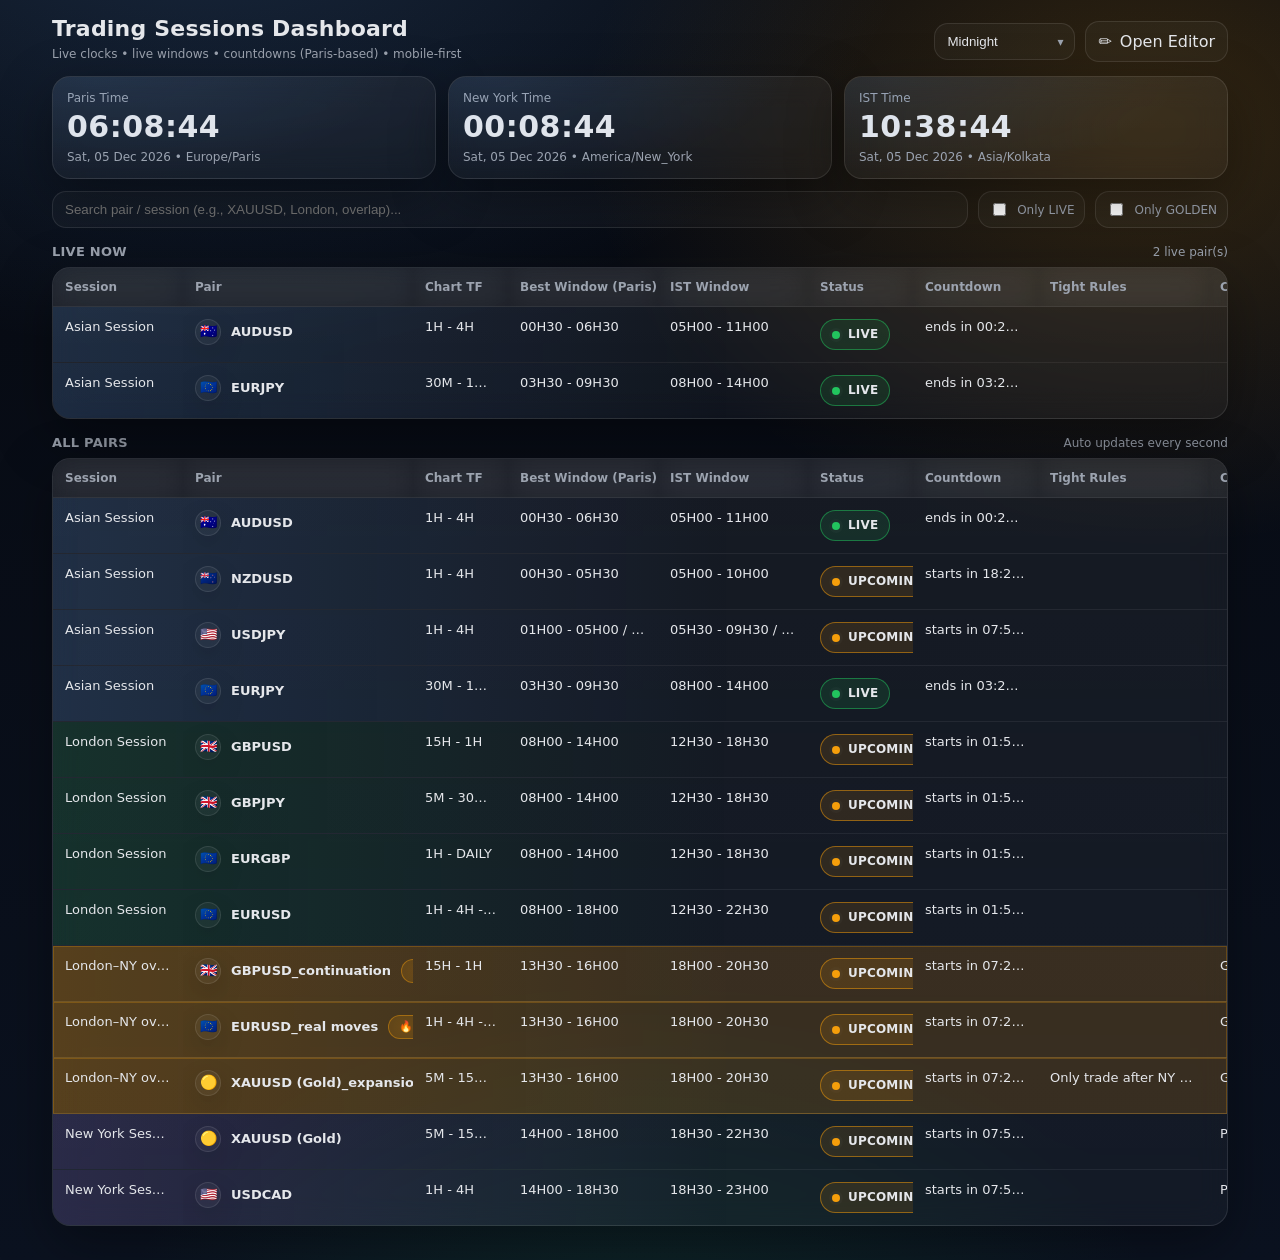
<file: index.html>
<!doctype html>
<html lang="en">
<head>
  <meta charset="utf-8" />
  <meta name="viewport" content="width=device-width,initial-scale=1" />
  <title>Trading Sessions Dashboard</title>

  <style>
    /* =========================
       THEME SYSTEM
       - Theme is applied on <html data-theme="...">
       - Add more themes by extending [data-theme="..."]
       ========================= */
    :root{
      --radius: 18px;
      --radius-sm: 14px;
      --shadow: 0 18px 55px rgba(0,0,0,.35);

      /* layout */
      --maxw: 1200px;
      --gap: 12px;

      /* motion */
      --ease: cubic-bezier(.2,.8,.2,1);
    }

    /* Default theme: midnight */
    html[data-theme="midnight"]{
      --bg0:#070a11;
      --bg1:#0b1220;
      --card: rgba(255,255,255,.055);
      --card2: rgba(255,255,255,.035);
      --line: rgba(255,255,255,.10);

      --text:#e5e7eb;
      --muted:#9ca3af;

      --accent:#60a5fa;
      --ok:#22c55e;
      --warn:#f59e0b;
      --soon:#a78bfa;

      --asia: rgba(96,165,250,.16);
      --london: rgba(34,197,94,.14);
      --overlap: rgba(245,158,11,.16);
      --ny: rgba(167,139,250,.16);

      --gold: rgba(245,158,11,.16);
      --goldText: #ffd28a;
    }

    html[data-theme="slate"]{
      --bg0:#0b1020;
      --bg1:#0e1629;
      --card: rgba(255,255,255,.06);
      --card2: rgba(255,255,255,.04);
      --line: rgba(255,255,255,.12);

      --text:#eef2ff;
      --muted:#aab2c5;

      --accent:#38bdf8;
      --ok:#34d399;
      --warn:#fbbf24;
      --soon:#c4b5fd;

      --asia: rgba(56,189,248,.16);
      --london: rgba(52,211,153,.14);
      --overlap: rgba(251,191,36,.16);
      --ny: rgba(196,181,253,.16);

      --gold: rgba(251,191,36,.16);
      --goldText: #ffe3a8;
    }

    /* Accent-forward palettes (glass stays the same, but all accents adapt) */
    html[data-theme="ocean"]{
      --bg0:#06101a;
      --bg1:#081c2c;
      --card: rgba(255,255,255,.055);
      --card2: rgba(255,255,255,.035);
      --line: rgba(255,255,255,.10);

      --text:#e6f3ff;
      --muted:#a6c2d8;

      --accent:#38bdf8; /* blue */
      --ok:#22c55e;
      --warn:#f59e0b;
      --soon:#60a5fa;

      --asia: rgba(56,189,248,.16);
      --london: rgba(34,197,94,.14);
      --overlap: rgba(245,158,11,.16);
      --ny: rgba(96,165,250,.16);

      --gold: rgba(245,158,11,.16);
      --goldText: #ffe3a8;
    }

    html[data-theme="emerald"]{
      --bg0:#06120c;
      --bg1:#081f16;
      --card: rgba(255,255,255,.055);
      --card2: rgba(255,255,255,.035);
      --line: rgba(255,255,255,.10);

      --text:#e7fff3;
      --muted:#a8d7be;

      --accent:#34d399; /* green */
      --ok:#22c55e;
      --warn:#f59e0b;
      --soon:#86efac;

      --asia: rgba(52,211,153,.16);
      --london: rgba(34,197,94,.14);
      --overlap: rgba(245,158,11,.16);
      --ny: rgba(134,239,172,.14);

      --gold: rgba(245,158,11,.16);
      --goldText: #ffe3a8;
    }

    html[data-theme="royal"]{
      --bg0:#0a0818;
      --bg1:#120b2a;
      --card: rgba(255,255,255,.055);
      --card2: rgba(255,255,255,.035);
      --line: rgba(255,255,255,.10);

      --text:#f0ecff;
      --muted:#c1b6e3;

      --accent:#a78bfa; /* purple */
      --ok:#22c55e;
      --warn:#f59e0b;
      --soon:#c4b5fd;

      --asia: rgba(167,139,250,.16);
      --london: rgba(34,197,94,.14);
      --overlap: rgba(245,158,11,.16);
      --ny: rgba(196,181,253,.16);

      --gold: rgba(245,158,11,.16);
      --goldText: #ffe3a8;
    }

    html[data-theme="ruby"]{
      --bg0:#16070b;
      --bg1:#240a12;
      --card: rgba(255,255,255,.055);
      --card2: rgba(255,255,255,.035);
      --line: rgba(255,255,255,.10);

      --text:#ffe7ef;
      --muted:#e2a9b9;

      --accent:#fb7185; /* red/pink */
      --ok:#22c55e;
      --warn:#f59e0b;
      --soon:#fda4af;

      --asia: rgba(251,113,133,.14);
      --london: rgba(34,197,94,.14);
      --overlap: rgba(245,158,11,.16);
      --ny: rgba(253,164,175,.14);

      --gold: rgba(245,158,11,.16);
      --goldText: #ffe3a8;
    }

    html[data-theme="light"]{
      --bg0:#f7f7fb;
      --bg1:#ffffff;
      --card: rgba(17,24,39,.06);
      --card2: rgba(17,24,39,.04);
      --line: rgba(17,24,39,.12);

      --text:#0b1220;
      --muted:#374151;

      --accent:#2563eb;
      --ok:#16a34a;
      --warn:#d97706;
      --soon:#7c3aed;

      --asia: rgba(37,99,235,.10);
      --london: rgba(22,163,74,.10);
      --overlap: rgba(217,119,6,.10);
      --ny: rgba(124,58,237,.10);

      --gold: rgba(217,119,6,.10);
      --goldText: #7a3b00;
      --shadow: 0 18px 55px rgba(0,0,0,.12);
    }

    /* =========================
       BASE
       ========================= */
    *{box-sizing:border-box}
    body{
      margin:0;
      font-family: system-ui,-apple-system,Segoe UI,Roboto,Arial;
      color:var(--text);
      background:
        radial-gradient(1200px 800px at 16% -10%, color-mix(in srgb, var(--accent) 20%, transparent), transparent 60%),
        radial-gradient(950px 700px at 90% 10%, color-mix(in srgb, var(--warn) 18%, transparent), transparent 60%),
        radial-gradient(900px 650px at 50% 110%, color-mix(in srgb, var(--ok) 12%, transparent), transparent 60%),
        linear-gradient(180deg, var(--bg0), var(--bg1));
      min-height:100vh;
    }

    .wrap{max-width:var(--maxw);margin:0 auto;padding:16px 12px 34px}
    .topbar{display:flex;gap:12px;align-items:flex-end;justify-content:space-between;flex-wrap:wrap}
    h1{margin:0;font-size:22px;letter-spacing:.2px}
    .subtitle{color:var(--muted);font-size:12px;margin-top:6px;line-height:1.25}

    /* Glass utility */
    .glass{
      border:1px solid var(--line);
      background: linear-gradient(180deg, var(--card), var(--card2));
      backdrop-filter: blur(14px);
      -webkit-backdrop-filter: blur(14px);
      box-shadow: var(--shadow);
      border-radius: var(--radius);
    }

    .btn{
      border:1px solid var(--line);
      background: color-mix(in srgb, var(--card) 60%, transparent);
      color:var(--text);
      padding:10px 12px;border-radius:14px;
      cursor:pointer;
      transition: transform .12s var(--ease), background .12s var(--ease), border-color .12s var(--ease);
      text-decoration:none;
      display:inline-flex;gap:8px;align-items:center;
    }
    .btn:hover{background: color-mix(in srgb, var(--card) 80%, transparent); transform: translateY(-1px);}
    .btn:active{transform: translateY(0px);}

    .ctrls{display:flex;gap:10px;align-items:center;flex-wrap:wrap}
    .select{
      appearance:none;
      border:1px solid var(--line);
      background: color-mix(in srgb, var(--card) 60%, transparent);
      color:var(--text);
      padding:10px 36px 10px 12px;
      border-radius:14px;
      outline:none;
      cursor:pointer;
    }
    .selectWrap{position:relative}
    .selectWrap:after{
      content:"▾";
      position:absolute;right:12px;top:50%;
      transform:translateY(-50%);
      color:var(--muted);pointer-events:none;
      font-size:12px;
    }

    .grid{display:grid;gap:var(--gap);margin-top:14px}
    .cards{grid-template-columns:repeat(3,minmax(0,1fr))}
    @media (max-width: 980px){ .cards{grid-template-columns:1fr} }

    .card{padding:14px;position:relative;overflow:hidden}
    .card:before{
      content:"";
      position:absolute;inset:-2px;
      background: radial-gradient(500px 180px at 10% 0%, color-mix(in srgb, var(--accent) 16%, transparent), transparent 60%);
      opacity:.6;
      pointer-events:none;
    }
    .clockLabel{font-size:12px;color:var(--muted)}
    .clockTime{font-size:30px;font-weight:900;letter-spacing:.5px;margin-top:4px}
    .clockMeta{margin-top:6px;font-size:12px;color:var(--muted)}

    .searchRow{display:flex;gap:10px;align-items:center;margin-top:12px;flex-wrap:wrap}
    .search{
      flex:1;min-width:220px;
      border:1px solid var(--line);
      background: color-mix(in srgb, var(--card) 55%, transparent);
      color:var(--text);
      padding:10px 12px;border-radius:14px;
      outline:none;
    }
    .toggle{
      display:flex;gap:8px;align-items:center;
      border:1px solid var(--line);
      border-radius:14px;
      padding:8px 10px;
      background: color-mix(in srgb, var(--card) 55%, transparent);
      color:var(--muted);
      font-size:12px;
      user-select:none;
    }
    .toggle input{accent-color:var(--accent)}

    .panelTitle{display:flex;align-items:center;justify-content:space-between;margin-top:16px;margin-bottom:8px}
    .panelTitle h2{margin:0;font-size:13px;color:var(--muted);font-weight:800;letter-spacing:.24px}
    .panelTitle .mini{font-size:12px;color:var(--muted)}

    /* Tables */
    /* Prevent right-side clipping on smaller widths.
       Keep compact, no-wrap cells, but allow horizontal scroll as a safe fallback
       (GitHub Pages friendly, deterministic, minimal reflow). */
    .tableWrap{overflow-x:auto; overflow-y:hidden; -webkit-overflow-scrolling:touch}
    table{width:100%;border-collapse:collapse; table-layout:fixed}
    thead th{
      text-align:left;
      font-size:12px;
      padding:12px;
      color:var(--muted);
      background: color-mix(in srgb, var(--card) 65%, transparent);
      border-bottom:1px solid var(--line);
      position:sticky; top:0;
      backdrop-filter: blur(14px);
      -webkit-backdrop-filter: blur(14px);
      white-space:nowrap;
    }
    tbody td{
      padding:12px;
      border-bottom:1px solid color-mix(in srgb, var(--line) 60%, transparent);
      vertical-align:top;
      font-size:13px;
      line-height:1.25;
      white-space:nowrap;
      overflow:hidden;
      text-overflow:ellipsis;
    }
    tbody tr{transition: background .15s var(--ease)}
    tbody tr{height:54px; cursor:pointer}
    tbody tr:hover{background: color-mix(in srgb, var(--card) 40%, transparent)}
    tbody tr:last-child td{border-bottom:none}

    /* Pair cell */
    .pairRow{
      display:flex;align-items:center;gap:10px;
      font-weight:900;
    }
    .pairMeta{display:flex;align-items:center;gap:8px;margin-left:auto}
    .pairIcon{
      width:26px;height:26px;border-radius:999px;
      display:inline-flex;align-items:center;justify-content:center;
      border:1px solid var(--line);
      background: color-mix(in srgb, var(--card) 70%, transparent);
      font-size:14px;
      flex:0 0 26px;
      box-shadow: 0 10px 26px rgba(0,0,0,.15);
    }
    .goldBadge{
      display:inline-flex;align-items:center;gap:8px;
      font-size:11px;
      padding:4px 10px;border-radius:999px;
      border:1px solid color-mix(in srgb, var(--warn) 45%, transparent);
      background: color-mix(in srgb, var(--warn) 14%, transparent);
      color: var(--goldText);
      font-weight:900;
      position:relative;
      overflow:hidden;
    }
    .goldBadge .flame{
      display:inline-block;
      transform-origin:50% 100%;
      animation: flameFloat 1.15s var(--ease) infinite;
      filter: drop-shadow(0 0 10px color-mix(in srgb, var(--warn) 60%, transparent));
    }
    @keyframes flameFloat{
      0%{ transform: translateY(0) rotate(-6deg) scale(.95); opacity:.95 }
      50%{ transform: translateY(-2px) rotate(6deg) scale(1.05); opacity:1 }
      100%{ transform: translateY(0) rotate(-6deg) scale(.95); opacity:.95 }
    }
    /* Subtle glow on golden rows */
    .heat-goldGlow{
      box-shadow:
        inset 0 0 0 9999px var(--gold),
        inset 0 0 0 1px color-mix(in srgb, var(--warn) 25%, transparent);
    }

    .journalLink{
      font-size:12px;
      color:var(--muted);
      text-decoration:none;
      border:1px solid var(--line);
      padding:5px 9px;border-radius:12px;
      background: color-mix(in srgb, var(--card) 55%, transparent);
      transition: background .12s var(--ease);
      white-space:nowrap;
    }
    .journalLink:hover{background: color-mix(in srgb, var(--card) 80%, transparent);}

    /* Status */
    .statusPill{
      display:inline-flex;align-items:center;gap:8px;
      border:1px solid var(--line);
      border-radius:999px;
      padding:7px 11px;
      font-size:12px;
      font-weight:900;
      letter-spacing:.2px;
    }
    .dot{width:8px;height:8px;border-radius:999px;background:var(--muted);box-shadow:0 0 0 3px rgba(255,255,255,.02)}
    .dot.live{background:var(--ok)}
    .dot.up{background:var(--warn)}
    .status-live{border-color:color-mix(in srgb, var(--ok) 50%, transparent); background: color-mix(in srgb, var(--ok) 12%, transparent)}
    .status-up{border-color:color-mix(in srgb, var(--warn) 50%, transparent); background: color-mix(in srgb, var(--warn) 12%, transparent)}

    /* Session heat */
    .heat-asia{background:linear-gradient(90deg,var(--asia), transparent 58%)}
    .heat-london{background:linear-gradient(90deg,var(--london), transparent 58%)}
    .heat-overlap{background:linear-gradient(90deg,var(--overlap), transparent 58%)}
    .heat-ny{background:linear-gradient(90deg,var(--ny), transparent 58%)}

    /* Mobile cards */
    .mobileList{display:none}
    @media (max-width: 900px){
      .desktopOnly{display:none}
      .mobileList{display:grid;gap:10px}
      .mCard{padding:12px}
      .mTop{display:flex;gap:10px;align-items:flex-start;justify-content:space-between}
      .mPair{font-weight:1000;display:flex;gap:10px;align-items:center}
      .mMeta{color:var(--muted);font-size:12px;margin-top:3px}
      .mRow{display:flex;gap:10px;margin-top:10px}
      .mK{width:120px;flex:0 0 120px;color:var(--muted);font-size:12px}
      .mV{font-size:12px}
    }

    .muted{color:var(--muted)}

    /* =========================
       Details modal
       ========================= */
    .modalOverlay{
      position:fixed; inset:0;
      background: rgba(0,0,0,.45);
      display:none;
      align-items:center;
      justify-content:center;
      padding:16px;
      z-index:999;
    }
    .modalOverlay[data-open="1"]{display:flex}
    .modal{
      width:min(860px, 100%);
      max-height: min(86vh, 820px);
      overflow:hidden;
      border-radius: 20px;
    }
    .modalHead{
      display:flex; gap:10px; align-items:flex-start; justify-content:space-between;
      padding:14px;
      border-bottom: 1px solid var(--line);
    }
    .modalTitle{
      display:flex; gap:10px; align-items:center;
      font-weight:1000;
      font-size:16px;
    }
    .modalSub{margin-top:4px; color:var(--muted); font-size:12px}
    .modalClose{
      border:1px solid var(--line);
      background: color-mix(in srgb, var(--card) 60%, transparent);
      color:var(--text);
      border-radius: 14px;
      padding:10px 12px;
      cursor:pointer;
      font-weight:900;
    }
    .modalBody{
      padding:14px;
      overflow:auto;
      max-height: calc(min(86vh, 820px) - 64px);
    }
    .modalGrid{display:grid; gap:12px}
    .modalRow{display:grid; gap:10px; grid-template-columns: 1fr 1fr}
    @media (max-width: 720px){ .modalRow{grid-template-columns:1fr} }
    .kv{
      padding:12px;
    }
    .k{color:var(--muted); font-size:12px}
    .v{margin-top:6px; font-weight:900; font-size:13px}
    .chartBox{
      padding:12px;
      border:1px solid var(--line);
      border-radius:16px;
      background: color-mix(in srgb, var(--card) 55%, transparent);
      min-height: 140px;
      display:flex;
      flex-direction:column;
      gap:10px;
      justify-content:center;
      align-items:flex-start;
    }
    .bigBox{
      width:100%;
      border:1px solid var(--line);
      border-radius:16px;
      background: color-mix(in srgb, var(--card) 55%, transparent);
      color:var(--text);
      padding:12px;
      min-height: 110px;
      resize: vertical;
      font-family: inherit;
      font-size: 13px;
      outline:none;
    }
    .modalActions{display:flex; gap:10px; flex-wrap:wrap; margin-top:10px}
    .modalBtn{
      border:1px solid var(--line);
      background: color-mix(in srgb, var(--card) 60%, transparent);
      color:var(--text);
      padding:10px 12px;
      border-radius:14px;
      cursor:pointer;
      font-weight:900;
      text-decoration:none;
      display:inline-flex; gap:8px; align-items:center;
    }
    .modalBtn.primary{border-color: color-mix(in srgb, var(--accent) 55%, transparent)}
    .modalBtn.ok{border-color: color-mix(in srgb, var(--ok) 55%, transparent)}

    /* Clickable rows (primary UX rule) */
    tr[data-idx]{cursor:pointer}
    tr[data-idx]:active{transform: translateY(0.5px)}

    /* =========================
       Modal (Details Popup)
       ========================= */
    .modalBack{
      position:fixed; inset:0;
      background: rgba(0,0,0,.55);
      display:none;
      align-items:flex-end;
      justify-content:center;
      padding:14px;
      z-index:9999;
    }
    .modalBack.show{display:flex}
    .modal{
      width:min(980px, 100%);
      max-height: 92vh;
      overflow:auto;
      border-radius: 22px;
      border:1px solid var(--line);
      background: linear-gradient(180deg, var(--card), var(--card2));
      backdrop-filter: blur(16px);
      -webkit-backdrop-filter: blur(16px);
      box-shadow: var(--shadow);
      padding: 14px;
      transform: translateY(14px);
      animation: popIn .16s var(--ease) forwards;
    }
    @keyframes popIn{to{transform: translateY(0)}}
    .mHead{display:flex; gap:10px; align-items:flex-start; justify-content:space-between}
    .mTitle{display:flex; gap:10px; align-items:center; font-weight:1000}
    .mTitle .pairTxt{font-size:16px}
    .mTitle .sessTxt{color:var(--muted); font-size:12px; font-weight:800}
    .mActions{display:flex; gap:10px; align-items:center; flex-wrap:wrap; justify-content:flex-end}
    .xBtn{
      border:1px solid var(--line);
      background: color-mix(in srgb, var(--card) 65%, transparent);
      color:var(--text);
      padding:8px 10px;
      border-radius: 14px;
      cursor:pointer;
      font-weight:900;
    }
    .xBtn:hover{background: color-mix(in srgb, var(--card) 82%, transparent)}
    .mGrid{display:grid; gap:12px; margin-top:12px}
    .mGrid.two{grid-template-columns: repeat(2,minmax(0,1fr))}
    @media (max-width: 900px){
      .modalBack{align-items:stretch}
      .modal{max-height:100vh}
      .mGrid.two{grid-template-columns: 1fr}
    }
    .mBox{padding:12px}
    .mK{color:var(--muted); font-size:12px; font-weight:900; letter-spacing:.2px}
    .mV{margin-top:6px; font-size:13px}
    .mArea{
      width:100%;
      min-height: 110px;
      resize: vertical;
      border:1px solid color-mix(in srgb, var(--line) 85%, transparent);
      background: color-mix(in srgb, var(--card) 55%, transparent);
      color:var(--text);
      border-radius: 16px;
      padding: 10px 12px;
      outline:none;
      line-height:1.35;
      font-family: inherit;
      font-size: 13px;
      white-space: pre-wrap;
    }
    .chartBox{
      padding:12px;
      min-height:140px;
      display:flex;
      align-items:center;
      justify-content:space-between;
      gap:12px;
    }
    .chartHint{color:var(--muted); font-size:12px; line-height:1.35}
    .miniLink{
      text-decoration:none;
      border:1px solid var(--line);
      background: color-mix(in srgb, var(--card) 60%, transparent);
      color:var(--text);
      padding:8px 10px;
      border-radius: 14px;
      font-weight:900;
      white-space:nowrap;
    }
    .miniLink:hover{background: color-mix(in srgb, var(--card) 82%, transparent)}
  </style>
</head>

<body>
  <div class="wrap">
    <div class="topbar">
      <div>
        <h1>Trading Sessions Dashboard</h1>
        <div class="subtitle">Live clocks • live windows • countdowns (Paris-based) • mobile-first</div>
      </div>

      <div class="ctrls">
        <div class="selectWrap" title="Theme">
          <select class="select" id="themeSel">
            <option value="midnight">Midnight</option>
            <option value="slate">Slate</option>
            <option value="ocean">Ocean Blue</option>
            <option value="emerald">Emerald Green</option>
            <option value="royal">Royal Purple</option>
            <option value="ruby">Ruby Red</option>
            <option value="light">Light</option>
          </select>
        </div>

        <a class="btn" href="./editor.html" title="Edit config">
          ✏️ <span>Open Editor</span>
        </a>
      </div>
    </div>

    <div class="grid cards">
      <div class="card glass" id="cardParis">
        <div class="clockLabel">Paris Time</div>
        <div class="clockTime" id="tParis">--:--:--</div>
        <div class="clockMeta" id="dParis">--</div>
      </div>

      <div class="card glass" id="cardNY">
        <div class="clockLabel">New York Time</div>
        <div class="clockTime" id="tNY">--:--:--</div>
        <div class="clockMeta" id="dNY">--</div>
      </div>

      <div class="card glass" id="cardIST">
        <div class="clockLabel">IST Time</div>
        <div class="clockTime" id="tIST">--:--:--</div>
        <div class="clockMeta" id="dIST">--</div>
      </div>
    </div>

    <div class="searchRow">
      <input class="search" id="q" placeholder="Search pair / session (e.g., XAUUSD, London, overlap)..." />
      <label class="toggle" title="Show only LIVE rows">
        <input type="checkbox" id="onlyLive" />
        Only LIVE
      </label>
      <label class="toggle" title="Show only GOLDEN rows">
        <input type="checkbox" id="onlyGold" />
        Only GOLDEN
      </label>
    </div>

    <div class="panelTitle">
      <h2>LIVE NOW</h2>
      <div class="mini" id="liveMeta">—</div>
    </div>

    <div class="mobileList" id="liveMobile"></div>
    <div class="tableWrap glass desktopOnly">
      <table>
        <thead>
          <tr>
            <th style="width:130px">Session</th>
            <th style="width:230px">Pair</th>
            <th style="width:95px">Chart TF</th>
            <th style="width:150px">Best Window (Paris)</th>
            <th style="width:150px">IST Window</th>
            <th style="width:105px">Status</th>
            <th style="width:125px">Countdown</th>
            <th style="width:170px">Tight Rules</th>
            <th>Comments</th>
          </tr>
        </thead>
        <tbody id="liveBody"></tbody>
      </table>
    </div>

    <div class="panelTitle">
      <h2>ALL PAIRS</h2>
      <div class="mini muted">Auto updates every second</div>
    </div>

    <div class="mobileList" id="allMobile"></div>
    <div class="tableWrap glass desktopOnly">
      <table>
        <thead>
          <tr>
            <th style="width:130px">Session</th>
            <th style="width:230px">Pair</th>
            <th style="width:95px">Chart TF</th>
            <th style="width:150px">Best Window (Paris)</th>
            <th style="width:150px">IST Window</th>
            <th style="width:105px">Status</th>
            <th style="width:125px">Countdown</th>
            <th style="width:170px">Tight Rules</th>
            <th>Comments</th>
          </tr>
        </thead>
        <tbody id="allBody"></tbody>
      </table>
    </div>
  </div>

  <!-- Details popup modal (row click) -->
  <div class="modalOverlay" id="modalOverlay" role="dialog" aria-modal="true" aria-hidden="true">
    <div class="modal glass" id="modalBox">
      <div class="modalHead">
        <div>
          <div class="modalTitle" id="mTitle">
            <span class="pairIcon" id="mIcon">📈</span>
            <span id="mPair">—</span>
          </div>
          <div class="modalSub" id="mSub">—</div>
        </div>
        <button class="modalClose" id="mClose" title="Close">✖</button>
      </div>

      <div class="modalBody">
        <div class="modalGrid">
          <div class="modalRow">
            <div class="kv glass">
              <div class="k">Status</div>
              <div class="v" id="mStatus">—</div>
            </div>
            <div class="kv glass">
              <div class="k">Countdown</div>
              <div class="v" id="mCountdown">—</div>
            </div>
          </div>

          <div class="modalRow">
            <div class="kv glass">
              <div class="k">Chart TF</div>
              <div class="v" id="mTF">—</div>
            </div>
            <div class="kv glass">
              <div class="k">Windows</div>
              <div class="v"><span id="mParisWin">—</span><br><span class="muted">IST:</span> <span id="mISTWin">—</span></div>
            </div>
          </div>

          <div class="chartBox glass">
            <div><b>Chart</b> (quick open)</div>
            <div class="muted" id="mChartHint">Open a live chart for this pair in a new tab.</div>
            <div class="modalActions" id="mChartActions"></div>
          </div>

          <div>
            <div class="k">Tight Rules</div>
            <textarea class="bigBox" id="mRules" placeholder="(rules / checklist)"></textarea>
          </div>

          <div>
            <div class="k">Comments</div>
            <textarea class="bigBox" id="mComments" placeholder="(comments)"></textarea>
          </div>

          <div>
            <div class="k">Notes</div>
            <textarea class="bigBox" id="mNotes" placeholder="(your notes for this pair)"></textarea>
            <div class="modalActions">
              <button class="modalBtn ok" id="mSaveNotes">💾 Save Notes</button>
              <a class="modalBtn primary" id="mJournalBtn" target="_blank" rel="noopener" style="display:none">📓 Journal ↗</a>
            </div>
          </div>
        </div>
      </div>
    </div>
  </div>

<script>
  // =========================
  // Theme selection
  // =========================
  const THEME_KEY = "tsd_theme_v1";
  function applyTheme(theme){
    document.documentElement.setAttribute("data-theme", theme);
    localStorage.setItem(THEME_KEY, theme);
  }
  function initTheme(defaultTheme){
    const saved = localStorage.getItem(THEME_KEY);
    const theme = saved || defaultTheme || "midnight";
    applyTheme(theme);
    const sel = document.getElementById("themeSel");
    if(sel) sel.value = theme;
  }

  // =========================
  // Time / windows logic
  // =========================
  const TZ_PARIS = "Europe/Paris";
  const TZ_NY = "America/New_York";
  const TZ_IST = "Asia/Kolkata";

  function fmtTime(tz){
    return new Intl.DateTimeFormat("en-GB", { timeZone: tz, hour:"2-digit", minute:"2-digit", second:"2-digit" });
  }
  function fmtDate(tz){
    return new Intl.DateTimeFormat("en-GB", { timeZone: tz, weekday:"short", day:"2-digit", month:"short", year:"numeric" });
  }
  const fParis = fmtTime(TZ_PARIS), fNY = fmtTime(TZ_NY), fIST = fmtTime(TZ_IST);
  const dParisF = fmtDate(TZ_PARIS), dNYF = fmtDate(TZ_NY), dISTF = fmtDate(TZ_IST);

  function parseHHMM(s){
    const t = String(s||"").trim().toUpperCase().replace(":", "H");
    const [hh, mm] = t.split("H");
    return { h: Number(hh), m: Number(mm) };
  }

  function windowsFromText(text){
    return String(text||"")
      .split("/")
      .map(x => x.trim())
      .filter(Boolean)
      .map(seg=>{
        const [a,b] = seg.split("-").map(x=>x.trim());
        if(!a || !b) return null;
        return { s: parseHHMM(a), e: parseHHMM(b), label: `${a} - ${b}` };
      })
      .filter(Boolean);
  }

  function nowInTZ(tz){
    const parts = new Intl.DateTimeFormat("en-GB", {
      timeZone: tz, year:"numeric", month:"2-digit", day:"2-digit",
      hour:"2-digit", minute:"2-digit", second:"2-digit", hour12:false
    }).formatToParts(new Date()).reduce((acc,p)=> (acc[p.type]=p.value, acc), {});
    return {
      y: Number(parts.year),
      mo: Number(parts.month),
      d: Number(parts.day),
      h: Number(parts.hour),
      mi: Number(parts.minute),
      se: Number(parts.second)
    };
  }

  function msUntilInParis(targetHM){
    const n = nowInTZ(TZ_PARIS);
    const nowMin = n.h*60 + n.mi + n.se/60;
    const tMin = targetHM.h*60 + targetHM.m;
    let deltaMin = tMin - nowMin;
    if(deltaMin < 0) deltaMin += 24*60;
    return Math.max(0, deltaMin*60*1000);
  }

  function withinWindowParis(win){
    const n = nowInTZ(TZ_PARIS);
    const nowMin = n.h*60 + n.mi + n.se/60;
    const sMin = win.s.h*60 + win.s.m;
    const eMin = win.e.h*60 + win.e.m;
    if(eMin >= sMin) return nowMin >= sMin && nowMin <= eMin;
    return (nowMin >= sMin) || (nowMin <= eMin);
  }

  function countdownForRow(wins){
    const live = wins.find(withinWindowParis);
    if(live){
      return { status:"LIVE", ms: msUntilInParis(live.e), mode:"ends" };
    }
    let best = null;
    for(const w of wins){
      const ms = msUntilInParis(w.s);
      if(best === null || ms < best) best = ms;
    }
    return { status:"UPCOMING", ms: best ?? 0, mode:"starts" };
  }

  function msToHHMMSS(ms){
    const total = Math.max(0, Math.floor(ms/1000));
    const h = Math.floor(total/3600);
    const m = Math.floor((total%3600)/60);
    const s = total%60;
    const pad = n => String(n).padStart(2,"0");
    return `${pad(h)}:${pad(m)}:${pad(s)}`;
  }

  function heatClass(session, golden){
    const s = (session||"").toLowerCase();
    let c = "";
    if(s.includes("asian")) c = "heat-asia";
    else if(s.includes("london") && s.includes("overlap")) c = "heat-overlap";
    else if(s.includes("london")) c = "heat-london";
    else if(s.includes("new york")) c = "heat-ny";
    if(golden) c += " heat-goldGlow";
    return c.trim();
  }

  function statusPill(status){
    if(status === "LIVE") return `<span class="statusPill status-live"><span class="dot live"></span>LIVE</span>`;
    return `<span class="statusPill status-up"><span class="dot up"></span>UPCOMING</span>`;
  }

  function journalAnchor(url){
    if(!url) return "";
    return `<a class="journalLink" href="${url}" target="_blank" rel="noopener">Journal ↗</a>`;
  }

  function escapeHtml(s){
    return String(s ?? "").replace(/[&<>"']/g, c => ({'&':'&amp;','<':'&lt;','>':'&gt;','"':'&quot;',"'":'&#39;'}[c]));
  }
  function oneLine(s){
    return escapeHtml(String(s||"").replace(/\s+/g," ").trim());
  }

  // =========================
  // Pair icons (emoji-based, zero external assets)
  // =========================
  const CCY_EMOJI = {
    USD:"🇺🇸", EUR:"🇪🇺", GBP:"🇬🇧", JPY:"🇯🇵", AUD:"🇦🇺", NZD:"🇳🇿",
    CAD:"🇨🇦", CHF:"🇨🇭", SEK:"🇸🇪", NOK:"🇳🇴", DKK:"🇩🇰",
    XAU:"🟡", XAG:"🥈", BTC:"₿", ETH:"◇"
  };

  function extractCorePairLabel(raw){
    const s = String(raw||"").trim();
    // take first token before spaces
    const token = s.split(" ")[0];
    // strip common suffixes/prefixes (keep letters/numbers)
    return token.replace(/[^A-Za-z0-9]/g,"").toUpperCase();
  }

  function pairIconHTML(pair){
    const core = extractCorePairLabel(pair);
    if(core.startsWith("XAU")) return `<span class="pairIcon" title="Gold">🟡</span>`;
    if(core.length >= 6){
      const base = core.slice(0,3);
      const quote = core.slice(3,6);
      const b = CCY_EMOJI[base] || base;
      const q = CCY_EMOJI[quote] || quote;
      // show base flag; tooltip includes pair
      return `<span class="pairIcon" title="${base}/${quote}">${b}</span>`;
    }
    // fallback
    return `<span class="pairIcon" title="Pair">📈</span>`;
  }

  function pairEmoji(pair){
    const core = extractCorePairLabel(pair);
    if(core.startsWith("XAU")) return "🟡";
    if(core.length >= 6){
      const base = core.slice(0,3);
      return CCY_EMOJI[base] || "📈";
    }
    return "📈";
  }

  // =========================
  // Rendering
  // =========================
  let CFG = { schemaVersion: 2, defaultTheme: "midnight", rows: [] };

  async function loadConfig(){
    const res = await fetch("./config.json?x=" + Date.now());
    const json = await res.json();
    if(!json.rows) json.rows = [];
    json.rows = json.rows.map((r,i)=>({
      _idx: i,
      session: r.session ?? "",
      pair: r.pair ?? "",
      chartTF: r.chartTF ?? r.chartTimeFrame ?? "",
      bestWindowParis: r.bestWindowParis ?? r.bestCTE ?? "",
      istWindow: r.istWindow ?? "",
      golden: !!r.golden,
      tightRules: r.tightRules ?? "",
      comments: r.comments ?? "",
      journal: r.journal ?? ""
    }));
    return json;
  }

  function rowHTML(r){
    const wins = windowsFromText(r.bestWindowParis);
    const cd = countdownForRow(wins);
    const countdownTxt = `${cd.mode} in ${msToHHMMSS(cd.ms)}`;

    const heat = heatClass(r.session, !!r.golden);
    const gold = r.golden ? `<span class="goldBadge"><span class="flame">🔥</span> GOLD</span>` : "";
    const j = journalAnchor(r.journal);
    const icon = pairIconHTML(r.pair);

    return `
      <tr class="${heat}" data-idx="${r._idx}">
        <td>${r.session||""}</td>
        <td>
          <div class="pairRow">
            ${icon}
            <span class="pairName" data-open="1">${escapeHtml(r.pair||"")}</span>
            <span class="pairMeta">
              ${gold}
              ${j}
            </span>
          </div>
        </td>
        <td>${escapeHtml(r.chartTF||"")}</td>
        <td>${escapeHtml(r.bestWindowParis||"")}</td>
        <td>${escapeHtml(r.istWindow||"")}</td>
        <td>${statusPill(cd.status)}</td>
        <td>${escapeHtml(countdownTxt)}</td>
        <td>${oneLine(r.tightRules)}</td>
        <td>${oneLine(r.comments)}</td>
      </tr>
    `;
  }

  function mobileCardHTML(r){
    const wins = windowsFromText(r.bestWindowParis);
    const cd = countdownForRow(wins);
    const heat = heatClass(r.session, !!r.golden);
    const gold = r.golden ? ` <span class="goldBadge"><span class="flame">🔥</span> GOLD</span>` : "";
    const j = r.journal ? `<a class="journalLink" href="${r.journal}" target="_blank" rel="noopener">Journal ↗</a>` : "";
    const countdownTxt = `${cd.mode} in ${msToHHMMSS(cd.ms)}`;
    const icon = pairIconHTML(r.pair);

    return `
      <div class="mCard glass ${heat}" data-idx="${r._idx}">
        <div class="mTop">
          <div>
            <div class="mPair">${icon}<span>${r.pair||""}</span>${gold}</div>
            <div class="mMeta">${r.session||""} • ${r.chartTF||""}</div>
          </div>
          <div>${j}</div>
        </div>

        <div class="mRow"><div class="mK">Paris Window</div><div class="mV">${r.bestWindowParis||""}</div></div>
        <div class="mRow"><div class="mK">IST Window</div><div class="mV">${r.istWindow||""}</div></div>
        <div class="mRow"><div class="mK">Status</div><div class="mV">${cd.status} • ${countdownTxt}</div></div>

        ${r.tightRules ? `<div class="mRow"><div class="mK">Rules</div><div class="mV">${String(r.tightRules).replace(/\n/g,"<br>")}</div></div>` : ``}
        ${r.comments ? `<div class="mRow"><div class="mK">Notes</div><div class="mV">${String(r.comments).replace(/\n/g,"<br>")}</div></div>` : ``}
      </div>
    `;
  }

  function render(){
    const q = document.getElementById("q").value.trim().toLowerCase();
    const onlyLive = document.getElementById("onlyLive").checked;
    const onlyGold = document.getElementById("onlyGold").checked;

    let rows = CFG.rows.slice();
    if(q){
      rows = rows.filter(r =>
        (r.pair||"").toLowerCase().includes(q) ||
        (r.session||"").toLowerCase().includes(q) ||
        (r.comments||"").toLowerCase().includes(q)
      );
    }
    if(onlyGold){
      rows = rows.filter(r => !!r.golden);
    }

    // compute live rows
    const liveRows = rows.filter(r => countdownForRow(windowsFromText(r.bestWindowParis)).status === "LIVE");
    document.getElementById("liveMeta").textContent = `${liveRows.length} live pair(s)`;

    // LIVE
    document.getElementById("liveBody").innerHTML = liveRows.map(rowHTML).join("") || `
      <tr><td colspan="9" class="muted">No LIVE pairs right now.</td></tr>
    `;
    document.getElementById("liveMobile").innerHTML = liveRows.map(mobileCardHTML).join("") || `<div class="muted">No LIVE pairs right now.</div>`;

    // ALL (optionally live only)
    const finalRows = onlyLive ? liveRows : rows;
    document.getElementById("allBody").innerHTML = finalRows.map(rowHTML).join("") || `
      <tr><td colspan="9" class="muted">No rows match your filters.</td></tr>
    `;
    document.getElementById("allMobile").innerHTML = finalRows.map(mobileCardHTML).join("") || `<div class="muted">No rows match your filters.</div>`;
  }

  function tickClocks(){
    const now = new Date();
    document.getElementById("tParis").textContent = fParis.format(now);
    document.getElementById("tNY").textContent = fNY.format(now);
    document.getElementById("tIST").textContent = fIST.format(now);

    document.getElementById("dParis").textContent = `${dParisF.format(now)} • ${TZ_PARIS}`;
    document.getElementById("dNY").textContent = `${dNYF.format(now)} • ${TZ_NY}`;
    document.getElementById("dIST").textContent = `${dISTF.format(now)} • ${TZ_IST}`;
  }

  async function main(){
    CFG = await loadConfig();
    initTheme(CFG.defaultTheme);

    // =========================
    // Details popup (row click)
    // =========================
    const overlay = document.getElementById("modalOverlay");
    const closeBtn = document.getElementById("mClose");
    const NOTES_KEY = "tsd_notes_v1";
    let activeIdx = null;

    function readNotesMap(){
      try{ return JSON.parse(localStorage.getItem(NOTES_KEY) || "{}"); }catch(e){ return {}; }
    }
    function writeNotesMap(map){
      localStorage.setItem(NOTES_KEY, JSON.stringify(map));
    }

    function tvUrl(pair){
      // Best-effort TradingView symbol mapping (keeps it simple; user can edit manually there)
      const core = extractCorePairLabel(pair);
      if(core.startsWith("XAU")) return "https://www.tradingview.com/symbols/XAUUSD/";
      if(core.length >= 6) return `https://www.tradingview.com/symbols/${core}/`;
      return "https://www.tradingview.com/";
    }

    function openDetails(idx){
      const row = CFG.rows.find(r => r._idx === idx);
      if(!row) return;

      activeIdx = idx;
      const wins = windowsFromText(row.bestWindowParis);
      const cd = countdownForRow(wins);
      const countdownTxt = `${cd.mode} in ${msToHHMMSS(cd.ms)}`;

      // Title + icon + session
      document.getElementById("mIcon").textContent = pairEmoji(row.pair);
      document.getElementById("mPair").textContent = row.pair || "—";
      document.getElementById("mSub").textContent = `${row.session || ""}${row.golden ? " • GOLD 🔥" : ""}`.trim() || "—";

      // Status + countdown
      document.getElementById("mStatus").textContent = cd.status;
      document.getElementById("mCountdown").textContent = countdownTxt;

      // TF + windows
      document.getElementById("mTF").textContent = row.chartTF || "—";
      document.getElementById("mParisWin").textContent = row.bestWindowParis || "—";
      document.getElementById("mISTWin").textContent = row.istWindow || "—";

      // Big fields
      const rulesEl = document.getElementById("mRules");
      const comEl = document.getElementById("mComments");
      rulesEl.value = row.tightRules || "";
      comEl.value = row.comments || "";
      rulesEl.readOnly = true;
      comEl.readOnly = true;

      // Chart actions (external open; we don't load widgets)
      const chartActions = document.getElementById("mChartActions");
      chartActions.innerHTML = "";
      const a = document.createElement("a");
      a.className = "modalBtn primary";
      a.target = "_blank";
      a.rel = "noopener";
      a.href = tvUrl(row.pair);
      a.textContent = "📈 Open TradingView";
      chartActions.appendChild(a);

      const jBtn = document.getElementById("mJournalBtn");
      if(row.journal){
        jBtn.href = row.journal;
        jBtn.style.display = "inline-flex";
      }else{
        jBtn.style.display = "none";
      }

      // Notes (local only)
      const notesMap = readNotesMap();
      document.getElementById("mNotes").value = notesMap[row.pair] || "";

      overlay.setAttribute("data-open","1");
      overlay.setAttribute("aria-hidden","false");
    }

    function closeDetails(){
      overlay.removeAttribute("data-open");
      overlay.setAttribute("aria-hidden","true");
      activeIdx = null;
    }

    closeBtn.addEventListener("click", closeDetails);
    overlay.addEventListener("click", (e)=>{
      if(e.target === overlay) closeDetails();
    });
    window.addEventListener("keydown", (e)=>{
      if(e.key === "Escape") closeDetails();
    });

    document.getElementById("mSaveNotes").addEventListener("click", ()=>{
      if(activeIdx === null) return;
      const row = CFG.rows.find(r=>r._idx === activeIdx);
      if(!row) return;
      const map = readNotesMap();
      map[row.pair] = document.getElementById("mNotes").value;
      writeNotesMap(map);
    });

    // Event delegation: table rows
    function bindRowClicks(containerId){
      const el = document.getElementById(containerId);
      if(!el) return;
      el.addEventListener("click", (e)=>{
        const a = e.target.closest("a");
        if(a) return; // allow Journal ↗ links
        const tr = e.target.closest("tr[data-idx]");
        if(!tr) return;
        const idx = Number(tr.getAttribute("data-idx"));
        openDetails(idx);
      });
    }
    bindRowClicks("liveBody");
    bindRowClicks("allBody");

    // Event delegation: mobile cards
    function bindMobileClicks(containerId){
      const el = document.getElementById(containerId);
      if(!el) return;
      el.addEventListener("click", (e)=>{
        const a = e.target.closest("a");
        if(a) return;
        const card = e.target.closest("[data-idx]");
        if(!card) return;
        const idx = Number(card.getAttribute("data-idx"));
        openDetails(idx);
      });
    }
    bindMobileClicks("liveMobile");
    bindMobileClicks("allMobile");

    // theme change
    document.getElementById("themeSel").addEventListener("change", (e)=> applyTheme(e.target.value));

    tickClocks();
    render();
    setInterval(()=>{ tickClocks(); render(); }, 1000);

    document.getElementById("q").addEventListener("input", render);
    document.getElementById("onlyLive").addEventListener("change", render);
    document.getElementById("onlyGold").addEventListener("change", render);
  }
  main();
</script>
</body>
</html>
</file>
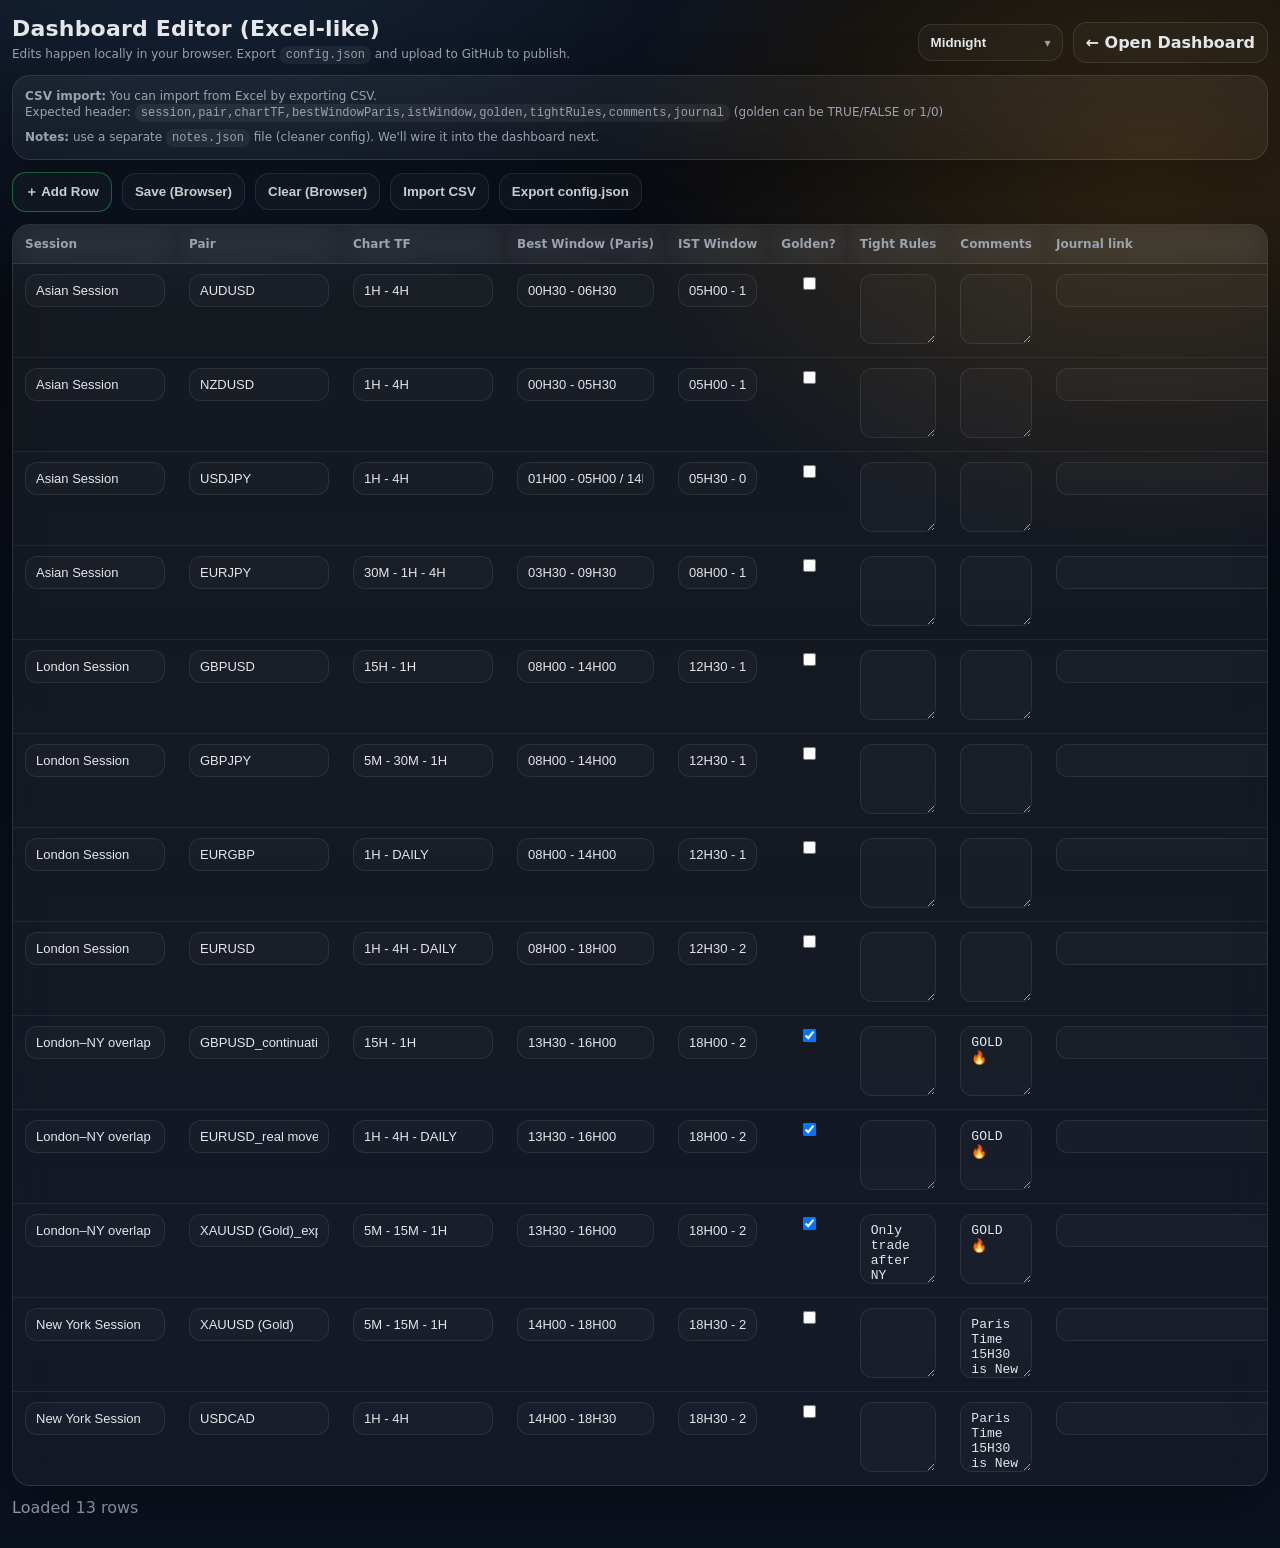
<file: editor.html>
<!doctype html>
<html lang="en">
<head>
  <meta charset="utf-8" />
  <meta name="viewport" content="width=device-width,initial-scale=1" />
  <title>Dashboard Editor</title>
  <style>
    :root{
      --radius: 18px;
      --shadow: 0 18px 55px rgba(0,0,0,.35);
      --line: rgba(255,255,255,.10);
      --maxw: 1280px;
      --gap: 12px;
    }

    html[data-theme="midnight"]{
      --bg0:#070a11; --bg1:#0b1220;
      --card: rgba(255,255,255,.055);
      --card2: rgba(255,255,255,.035);
      --text:#e5e7eb; --muted:#9ca3af;
      --accent:#60a5fa; --ok:#22c55e; --warn:#f59e0b;
    }
    html[data-theme="slate"]{
      --bg0:#0b1020; --bg1:#0e1629;
      --card: rgba(255,255,255,.06);
      --card2: rgba(255,255,255,.04);
      --text:#eef2ff; --muted:#aab2c5;
      --accent:#38bdf8; --ok:#34d399; --warn:#fbbf24;
    }

    /* Accent-forward palettes (keep same glass format; only palette shifts) */
    html[data-theme="ocean"]{
      --bg0:#06101a; --bg1:#081c2c;
      --card: rgba(255,255,255,.055);
      --card2: rgba(255,255,255,.035);
      --text:#e6f3ff; --muted:#a6c2d8;
      --accent:#38bdf8; --ok:#22c55e; --warn:#f59e0b;
    }
    html[data-theme="emerald"]{
      --bg0:#06120c; --bg1:#081f16;
      --card: rgba(255,255,255,.055);
      --card2: rgba(255,255,255,.035);
      --text:#e7fff3; --muted:#a8d7be;
      --accent:#34d399; --ok:#22c55e; --warn:#f59e0b;
    }
    html[data-theme="royal"]{
      --bg0:#0a0818; --bg1:#120b2a;
      --card: rgba(255,255,255,.055);
      --card2: rgba(255,255,255,.035);
      --text:#f0ecff; --muted:#c1b6e3;
      --accent:#a78bfa; --ok:#22c55e; --warn:#f59e0b;
    }
    html[data-theme="ruby"]{
      --bg0:#16070b; --bg1:#240a12;
      --card: rgba(255,255,255,.055);
      --card2: rgba(255,255,255,.035);
      --text:#ffe7ef; --muted:#e2a9b9;
      --accent:#fb7185; --ok:#22c55e; --warn:#f59e0b;
    }
    html[data-theme="light"]{
      --bg0:#f7f7fb; --bg1:#ffffff;
      --card: rgba(17,24,39,.06);
      --card2: rgba(17,24,39,.04);
      --line: rgba(17,24,39,.12);
      --text:#0b1220; --muted:#374151;
      --accent:#2563eb; --ok:#16a34a; --warn:#d97706;
      --shadow: 0 18px 55px rgba(0,0,0,.12);
    }

    *{box-sizing:border-box}
    body{
      margin:0;
      font-family: system-ui,-apple-system,Segoe UI,Roboto,Arial;
      color:var(--text);
      background:
        radial-gradient(1200px 800px at 16% -10%, color-mix(in srgb, var(--accent) 20%, transparent), transparent 60%),
        radial-gradient(900px 650px at 90% 10%, color-mix(in srgb, var(--warn) 18%, transparent), transparent 60%),
        linear-gradient(180deg, var(--bg0), var(--bg1));
      min-height:100vh;
    }

    .wrap{max-width:var(--maxw);margin:0 auto;padding:16px 12px 34px}
    .topbar{display:flex;gap:12px;align-items:flex-end;justify-content:space-between;flex-wrap:wrap}
    h1{margin:0;font-size:22px;letter-spacing:.2px}
    .subtitle{color:var(--muted);font-size:12px;margin-top:6px;line-height:1.25}

    .glass{
      border:1px solid var(--line);
      background: linear-gradient(180deg, var(--card), var(--card2));
      backdrop-filter: blur(14px);
      -webkit-backdrop-filter: blur(14px);
      box-shadow: var(--shadow);
      border-radius: var(--radius);
    }

    .btn{
      border:1px solid var(--line);
      background: color-mix(in srgb, var(--card) 60%, transparent);
      color:var(--text);
      padding:10px 12px;border-radius:14px;
      cursor:pointer;
      text-decoration:none;
      display:inline-flex;gap:8px;align-items:center;
      transition: transform .12s ease, background .12s ease;
      font-weight:700;
    }
    .btn:hover{background: color-mix(in srgb, var(--card) 80%, transparent); transform: translateY(-1px);}
    .btn:active{transform: translateY(0px);}
    .btn.warn{border-color: color-mix(in srgb, var(--warn) 50%, transparent);}
    .btn.ok{border-color: color-mix(in srgb, var(--ok) 50%, transparent);}

    .ctrls{display:flex;gap:10px;align-items:center;flex-wrap:wrap}

    .select{
      appearance:none;
      border:1px solid var(--line);
      background: color-mix(in srgb, var(--card) 60%, transparent);
      color:var(--text);
      padding:10px 36px 10px 12px;
      border-radius:14px;
      outline:none;
      cursor:pointer;
      font-weight:700;
    }
    .selectWrap{position:relative}
    .selectWrap:after{
      content:"▾";
      position:absolute;right:12px;top:50%;
      transform:translateY(-50%);
      color:var(--muted);pointer-events:none;
      font-size:12px;
    }

    .hint{
      margin-top:12px;
      padding:12px;
      color:var(--muted);
      font-size:12px;
      line-height:1.35;
    }
    code{background:rgba(255,255,255,.06); padding:2px 6px; border-radius:8px}

    .tableWrap{margin-top:12px; overflow:auto}
    table{width:100%;border-collapse:separate;border-spacing:0; min-width:1100px}
    thead th{
      text-align:left;
      font-size:12px;
      padding:12px;
      color:var(--muted);
      background: color-mix(in srgb, var(--card) 65%, transparent);
      border-bottom:1px solid var(--line);
      position:sticky; top:0;
      backdrop-filter: blur(14px);
      -webkit-backdrop-filter: blur(14px);
      white-space:nowrap;
    }
    tbody td{
      padding:10px 12px;
      border-bottom:1px solid color-mix(in srgb, var(--line) 60%, transparent);
      vertical-align:top;
      font-size:13px;
    }
    tbody tr:hover{background: color-mix(in srgb, var(--card) 40%, transparent)}
    tbody tr:last-child td{border-bottom:none}

    .cell{
      width:100%;
      border:1px solid color-mix(in srgb, var(--line) 80%, transparent);
      background: color-mix(in srgb, var(--card) 45%, transparent);
      color:var(--text);
      border-radius:12px;
      padding:8px 10px;
      outline:none;
      font-size:13px;
    }
    .cell.small{min-width:140px}
    .cell.long{min-width:240px}
    .cell.area{min-height:70px; resize:vertical}
    .actions{display:flex;gap:8px;justify-content:flex-end}
    .miniBtn{
      border:1px solid var(--line);
      background: color-mix(in srgb, var(--card) 55%, transparent);
      color:var(--text);
      border-radius:12px;
      padding:8px 10px;
      cursor:pointer;
      font-weight:800;
    }
    .miniBtn.danger{border-color: color-mix(in srgb, var(--warn) 50%, transparent);}

    .footerRow{display:flex;gap:10px;align-items:center;flex-wrap:wrap;margin-top:12px}
    .muted{color:var(--muted)}
  </style>
</head>

<body>
  <div class="wrap">
    <div class="topbar">
      <div>
        <h1>Dashboard Editor (Excel-like)</h1>
        <div class="subtitle">Edits happen locally in your browser. Export <code>config.json</code> and upload to GitHub to publish.</div>
      </div>

      <div class="ctrls">
        <div class="selectWrap" title="Theme">
          <select class="select" id="themeSel">
            <option value="midnight">Midnight</option>
            <option value="slate">Slate</option>
            <option value="ocean">Ocean Blue</option>
            <option value="emerald">Emerald Green</option>
            <option value="royal">Royal Purple</option>
            <option value="ruby">Ruby Red</option>
            <option value="light">Light</option>
          </select>
        </div>

        <a class="btn" href="./index.html">← Open Dashboard</a>
      </div>
    </div>

    <div class="hint glass">
      <div><b>CSV import:</b> You can import from Excel by exporting CSV.</div>
      <div class="muted">Expected header:
        <code>session,pair,chartTF,bestWindowParis,istWindow,golden,tightRules,comments,journal</code>
        (golden can be TRUE/FALSE or 1/0)
      </div>
      <div class="muted" style="margin-top:8px">
        <b>Notes:</b> use a separate <code>notes.json</code> file (cleaner config). We'll wire it into the dashboard next.
      </div>
    </div>

    <div class="footerRow">
      <button class="btn ok" id="addRow">＋ Add Row</button>
      <button class="btn" id="saveBrowser">Save (Browser)</button>
      <button class="btn" id="clearBrowser">Clear (Browser)</button>
      <button class="btn" id="importCsv">Import CSV</button>
      <button class="btn" id="exportCfg">Export config.json</button>
    </div>

    <div class="tableWrap glass">
      <table>
        <thead>
          <tr>
            <th style="width:160px">Session</th>
            <th style="width:220px">Pair</th>
            <th style="width:140px">Chart TF</th>
            <th style="width:210px">Best Window (Paris)</th>
            <th style="width:210px">IST Window</th>
            <th style="width:90px">Golden?</th>
            <th style="width:260px">Tight Rules</th>
            <th style="width:240px">Comments</th>
            <th style="width:260px">Journal link</th>
            <th style="width:120px">Action</th>
          </tr>
        </thead>
        <tbody id="tbody"></tbody>
      </table>
    </div>

    <div class="footerRow">
      <span class="muted" id="status">—</span>
    </div>
  </div>

<script>
  const THEME_KEY = "tsd_theme_v1";
  const BROWSER_KEY = "tsd_config_v2";

  let CFG = { schemaVersion: 2, defaultTheme: "midnight", rows: [] };

  function applyTheme(theme){
    document.documentElement.setAttribute("data-theme", theme);
    localStorage.setItem(THEME_KEY, theme);
  }
  function initTheme(defaultTheme){
    const saved = localStorage.getItem(THEME_KEY);
    const theme = saved || defaultTheme || "midnight";
    applyTheme(theme);
    document.getElementById("themeSel").value = theme;
  }

  function normalizeRow(r){
    return {
      session: r.session ?? "",
      pair: r.pair ?? "",
      chartTF: r.chartTF ?? "",
      bestWindowParis: r.bestWindowParis ?? "",
      istWindow: r.istWindow ?? "",
      golden: !!r.golden,
      tightRules: r.tightRules ?? "",
      comments: r.comments ?? "",
      journal: r.journal ?? ""
    };
  }

  async function loadFromRepo(){
    const res = await fetch("./config.json?x=" + Date.now());
    const json = await res.json();
    json.rows = (json.rows || []).map(normalizeRow);
    return json;
  }

  function loadFromBrowser(){
    const raw = localStorage.getItem(BROWSER_KEY);
    if(!raw) return null;
    try{
      const json = JSON.parse(raw);
      json.rows = (json.rows || []).map(normalizeRow);
      return json;
    }catch(e){
      return null;
    }
  }

  function saveToBrowser(){
    localStorage.setItem(BROWSER_KEY, JSON.stringify(CFG, null, 2));
    setStatus("Saved to browser storage ✅");
  }

  function clearBrowser(){
    localStorage.removeItem(BROWSER_KEY);
    setStatus("Browser storage cleared 🧹");
  }

  function setStatus(msg){
    document.getElementById("status").textContent = msg;
  }

  function tdInput(value, cls="cell"){
    return `<input class="${cls}" value="${escapeHtml(String(value||""))}">`;
  }
  function tdArea(value){
    return `<textarea class="cell area">${escapeHtml(String(value||""))}</textarea>`;
  }
  function tdCheckbox(checked){
    return `<input type="checkbox" ${checked ? "checked" : ""} />`;
  }

  function escapeHtml(s){
    return s.replace(/[&<>"']/g, c => ({'&':'&amp;','<':'&lt;','>':'&gt;','"':'&quot;',"'":'&#39;'}[c]));
  }

  function render(){
    const tbody = document.getElementById("tbody");
    tbody.innerHTML = "";
    CFG.rows.forEach((r, idx) => {
      const tr = document.createElement("tr");
      tr.innerHTML = `
        <td>${tdInput(r.session,"cell small")}</td>
        <td>${tdInput(r.pair,"cell small")}</td>
        <td>${tdInput(r.chartTF,"cell small")}</td>
        <td>${tdInput(r.bestWindowParis,"cell")}</td>
        <td>${tdInput(r.istWindow,"cell")}</td>
        <td style="text-align:center">${tdCheckbox(r.golden)}</td>
        <td>${tdArea(r.tightRules)}</td>
        <td>${tdArea(r.comments)}</td>
        <td>${tdInput(r.journal,"cell long")}</td>
        <td>
          <div class="actions">
            <button class="miniBtn danger" data-del="${idx}">Delete</button>
          </div>
        </td>
      `;
      tbody.appendChild(tr);
    });
    setStatus(`Loaded ${CFG.rows.length} rows`);
  }

  function readTableToCFG(){
    const rows = [];
    const tbody = document.getElementById("tbody");
    for(const tr of tbody.querySelectorAll("tr")){
      const tds = tr.querySelectorAll("td");
      rows.push({
        session: tds[0].querySelector("input").value.trim(),
        pair: tds[1].querySelector("input").value.trim(),
        chartTF: tds[2].querySelector("input").value.trim(),
        bestWindowParis: tds[3].querySelector("input").value.trim(),
        istWindow: tds[4].querySelector("input").value.trim(),
        golden: tds[5].querySelector("input[type=checkbox]").checked,
        tightRules: tds[6].querySelector("textarea").value,
        comments: tds[7].querySelector("textarea").value,
        journal: tds[8].querySelector("input").value.trim()
      });
    }
    CFG.rows = rows.map(normalizeRow);
  }

  function downloadJSON(filename, obj){
    const blob = new Blob([JSON.stringify(obj, null, 2)], { type: "application/json" });
    const url = URL.createObjectURL(blob);
    const a = document.createElement("a");
    a.href = url;
    a.download = filename;
    document.body.appendChild(a);
    a.click();
    a.remove();
    URL.revokeObjectURL(url);
  }

  function parseCsv(text){
    // Minimal CSV parser (handles quotes) - enough for Excel export.
    const rows = [];
    let cur = [], val = "", inQ = false;
    for(let i=0;i<text.length;i++){
      const ch = text[i];
      const next = text[i+1];
      if(inQ){
        if(ch === '"' && next === '"'){ val += '"'; i++; }
        else if(ch === '"'){ inQ = false; }
        else val += ch;
      }else{
        if(ch === '"') inQ = true;
        else if(ch === ','){ cur.push(val); val=""; }
        else if(ch === '\n'){ cur.push(val); rows.push(cur); cur=[]; val=""; }
        else if(ch === '\r'){ /* ignore */ }
        else val += ch;
      }
    }
    if(val.length || cur.length) { cur.push(val); rows.push(cur); }
    return rows;
  }

  function toBool(x){
    const s = String(x||"").trim().toLowerCase();
    return (s === "true" || s === "1" || s === "yes" || s === "y");
  }

  async function importCSV(){
    const input = document.createElement("input");
    input.type = "file";
    input.accept = ".csv,text/csv";
    input.onchange = async () => {
      if(!input.files?.length) return;
      const file = input.files[0];
      const text = await file.text();
      const parsed = parseCsv(text);
      if(!parsed.length) return;

      const header = parsed[0].map(h=>h.trim());
      const idx = (name) => header.indexOf(name);

      if(idx("session") === -1 || idx("pair") === -1){
        alert("CSV header must include at least: session,pair,...");
        return;
      }

      const out = [];
      for(const row of parsed.slice(1)){
        if(!row.join("").trim()) continue;
        out.push(normalizeRow({
          session: row[idx("session")] ?? "",
          pair: row[idx("pair")] ?? "",
          chartTF: row[idx("chartTF")] ?? "",
          bestWindowParis: row[idx("bestWindowParis")] ?? "",
          istWindow: row[idx("istWindow")] ?? "",
          golden: toBool(row[idx("golden")]),
          tightRules: row[idx("tightRules")] ?? "",
          comments: row[idx("comments")] ?? "",
          journal: row[idx("journal")] ?? ""
        }));
      }
      CFG.rows = out;
      render();
      setStatus("CSV imported ✅");
    };
    input.click();
  }

  async function main(){
    // Prefer browser copy (drafts), fallback to repo config
    const fromBrowser = loadFromBrowser();
    CFG = fromBrowser || await loadFromRepo();

    initTheme(CFG.defaultTheme);

    document.getElementById("themeSel").addEventListener("change", (e)=> applyTheme(e.target.value));

    render();

    // delete handlers
    document.getElementById("tbody").addEventListener("click", (e)=>{
      const btn = e.target.closest("[data-del]");
      if(!btn) return;
      const idx = Number(btn.getAttribute("data-del"));
      readTableToCFG();
      CFG.rows.splice(idx, 1);
      render();
    });

    document.getElementById("addRow").addEventListener("click", ()=>{
      readTableToCFG();
      CFG.rows.push(normalizeRow({}));
      render();
      setStatus("Row added ➕");
      // scroll to bottom
      window.scrollTo({ top: document.body.scrollHeight, behavior: "smooth" });
    });

    document.getElementById("saveBrowser").addEventListener("click", ()=>{
      readTableToCFG();
      saveToBrowser();
    });

    document.getElementById("clearBrowser").addEventListener("click", ()=>{
      clearBrowser();
    });

    document.getElementById("exportCfg").addEventListener("click", ()=>{
      readTableToCFG();
      // persist defaultTheme to match current UI selection
      CFG.defaultTheme = document.documentElement.getAttribute("data-theme") || CFG.defaultTheme || "midnight";
      downloadJSON("config.json", CFG);
      setStatus("config.json exported (downloaded) ⬇️");
    });

    document.getElementById("importCsv").addEventListener("click", importCSV);
  }

  main();
</script>
</body>
</html>
</file>
